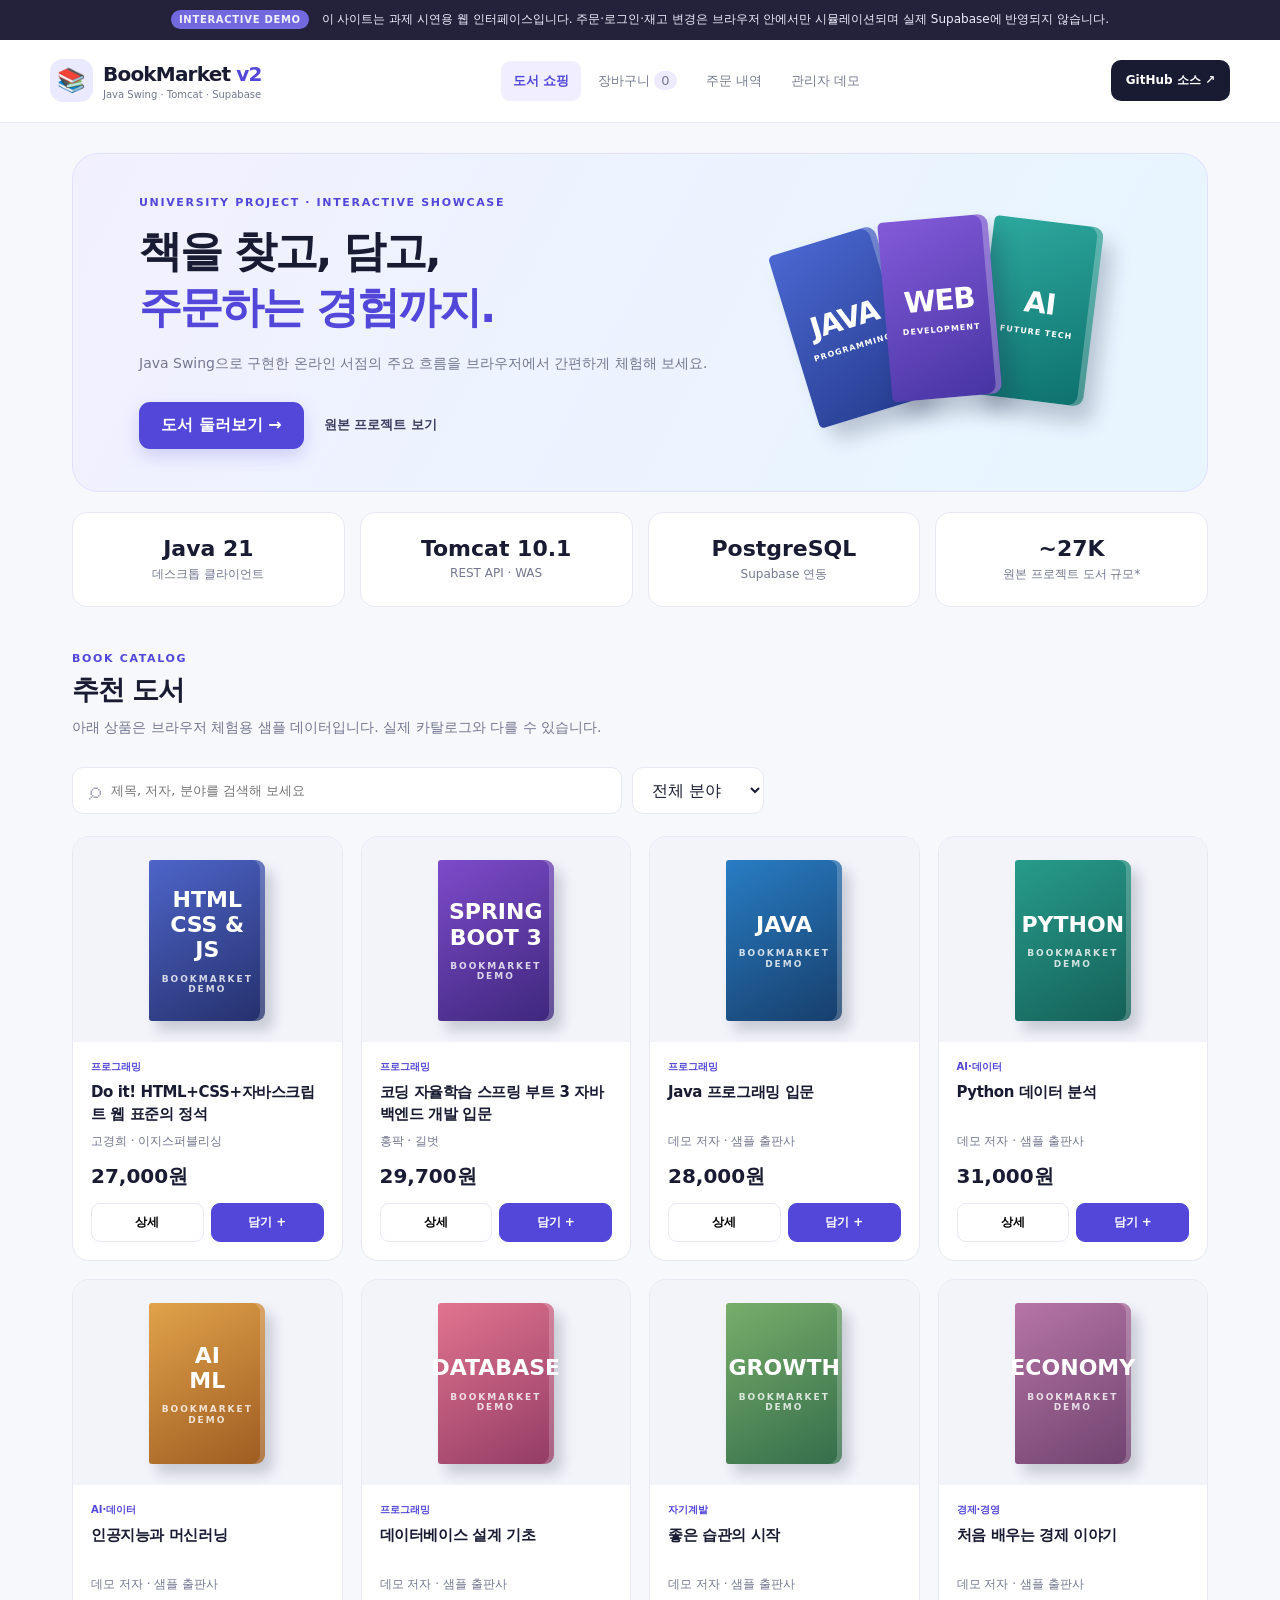
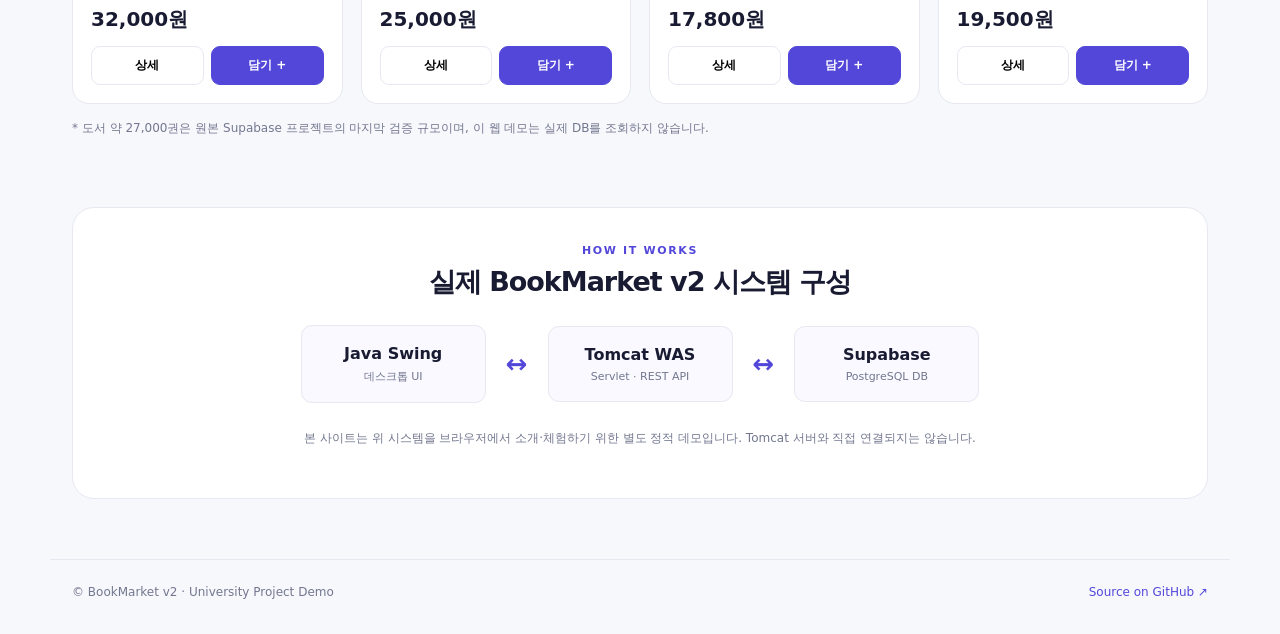
<file: web/index.html>
<!doctype html>
<html lang="ko">
<head>
<meta charset="utf-8"><meta name="viewport" content="width=device-width,initial-scale=1">
<meta name="theme-color" content="#4f46e5"><meta name="description" content="BookMarket v2 Java Swing / Tomcat 프로젝트의 대화형 웹 시연판">
<title>BookMarket v2 | Interactive Demo</title>
<link rel="stylesheet" href="./styles.css">
</head>
<body>
<div class="notice"><span>INTERACTIVE DEMO</span> 이 사이트는 과제 시연용 웹 인터페이스입니다. 주문·로그인·재고 변경은 브라우저 안에서만 시뮬레이션되며 실제 Supabase에 반영되지 않습니다.</div>
<header class="header"><div class="brand"><div class="brand-icon">📚</div><div><strong>BookMarket <em>v2</em></strong><small>Java Swing · Tomcat · Supabase</small></div></div><nav aria-label="메뉴"><button class="nav active" data-view="books">도서 쇼핑</button><button class="nav" data-view="cart">장바구니 <span id="cartCount">0</span></button><button class="nav" data-view="orders">주문 내역</button><button class="nav" data-view="admin">관리자 데모</button></nav><a class="repo" href="https://github.com/dongseop9907/BookMarket-v2" target="_blank" rel="noopener noreferrer">GitHub 소스 ↗</a></header>
<main class="wrap">
<section class="hero"><div><div class="eyebrow">UNIVERSITY PROJECT · INTERACTIVE SHOWCASE</div><h1>책을 찾고, 담고,<br><span>주문하는 경험까지.</span></h1><p>Java Swing으로 구현한 온라인 서점의 주요 흐름을 브라우저에서 간편하게 체험해 보세요.</p><div class="actions"><button id="startBtn" class="primary">도서 둘러보기 →</button><a href="https://github.com/dongseop9907/BookMarket-v2" target="_blank" rel="noopener noreferrer" class="secondary-link">원본 프로젝트 보기</a></div></div><div class="hero-art" aria-hidden="true"><div class="book b1">JAVA<br><small>PROGRAMMING</small></div><div class="book b2">WEB<br><small>DEVELOPMENT</small></div><div class="book b3">AI<br><small>FUTURE TECH</small></div></div></section>
<div class="stats"><div><strong>Java 21</strong><span>데스크톱 클라이언트</span></div><div><strong>Tomcat 10.1</strong><span>REST API · WAS</span></div><div><strong>PostgreSQL</strong><span>Supabase 연동</span></div><div><strong>~27K</strong><span>원본 프로젝트 도서 규모*</span></div></div>
<section id="books" class="view"><div class="section-title"><div><div class="eyebrow">BOOK CATALOG</div><h2>추천 도서</h2><p>아래 상품은 브라우저 체험용 샘플 데이터입니다. 실제 카탈로그와 다를 수 있습니다.</p></div></div><div class="toolbar"><label class="search"><span>⌕</span><input id="search" placeholder="제목, 저자, 분야를 검색해 보세요" autocomplete="off"></label><select id="category" aria-label="분야"><option value="all">전체 분야</option><option value="프로그래밍">프로그래밍</option><option value="AI·데이터">AI·데이터</option><option value="자기계발">자기계발</option><option value="경제·경영">경제·경영</option></select></div><div id="booksGrid" class="books-grid"></div><p class="footnote">* 도서 약 27,000권은 원본 Supabase 프로젝트의 마지막 검증 규모이며, 이 웹 데모는 실제 DB를 조회하지 않습니다.</p></section>
<section id="cart" class="view hidden"><div class="section-title"><div><div class="eyebrow">SHOPPING CART</div><h2>장바구니</h2><p>실제 서버와 연결되지 않는 데모 장바구니입니다.</p></div></div><div id="cartContent"></div></section>
<section id="orders" class="view hidden"><div class="section-title"><div><div class="eyebrow">ORDER HISTORY</div><h2>주문 내역</h2><p>이 브라우저 세션에서 생성한 시연 주문만 표시됩니다.</p></div></div><div id="ordersContent"></div></section>
<section id="admin" class="view hidden"><div class="section-title"><div><div class="eyebrow">ADMIN OVERVIEW</div><h2>관리자 대시보드 데모</h2><p>원본 관리자 기능을 설명하기 위한 샘플 수치입니다. 실제 데이터가 아닙니다.</p></div></div><div id="adminContent"></div></section>
<section class="architecture"><div class="eyebrow">HOW IT WORKS</div><h2>실제 BookMarket v2 시스템 구성</h2><div class="architecture-flow"><div><strong>Java Swing</strong><span>데스크톱 UI</span></div><b>↔</b><div><strong>Tomcat WAS</strong><span>Servlet · REST API</span></div><b>↔</b><div><strong>Supabase</strong><span>PostgreSQL DB</span></div></div><p>본 사이트는 위 시스템을 브라우저에서 소개·체험하기 위한 별도 정적 데모입니다. Tomcat 서버와 직접 연결되지는 않습니다.</p></section>
</main><footer><span>© BookMarket v2 · University Project Demo</span><a href="https://github.com/dongseop9907/BookMarket-v2" target="_blank" rel="noopener noreferrer">Source on GitHub ↗</a></footer>
<dialog id="details"><div id="detailBody"></div><button id="closeDetails" class="dialog-close" aria-label="닫기">✕</button></dialog><div id="toast" role="status" aria-live="polite"></div><script src="./app.js" defer></script>
</body></html>
</file>
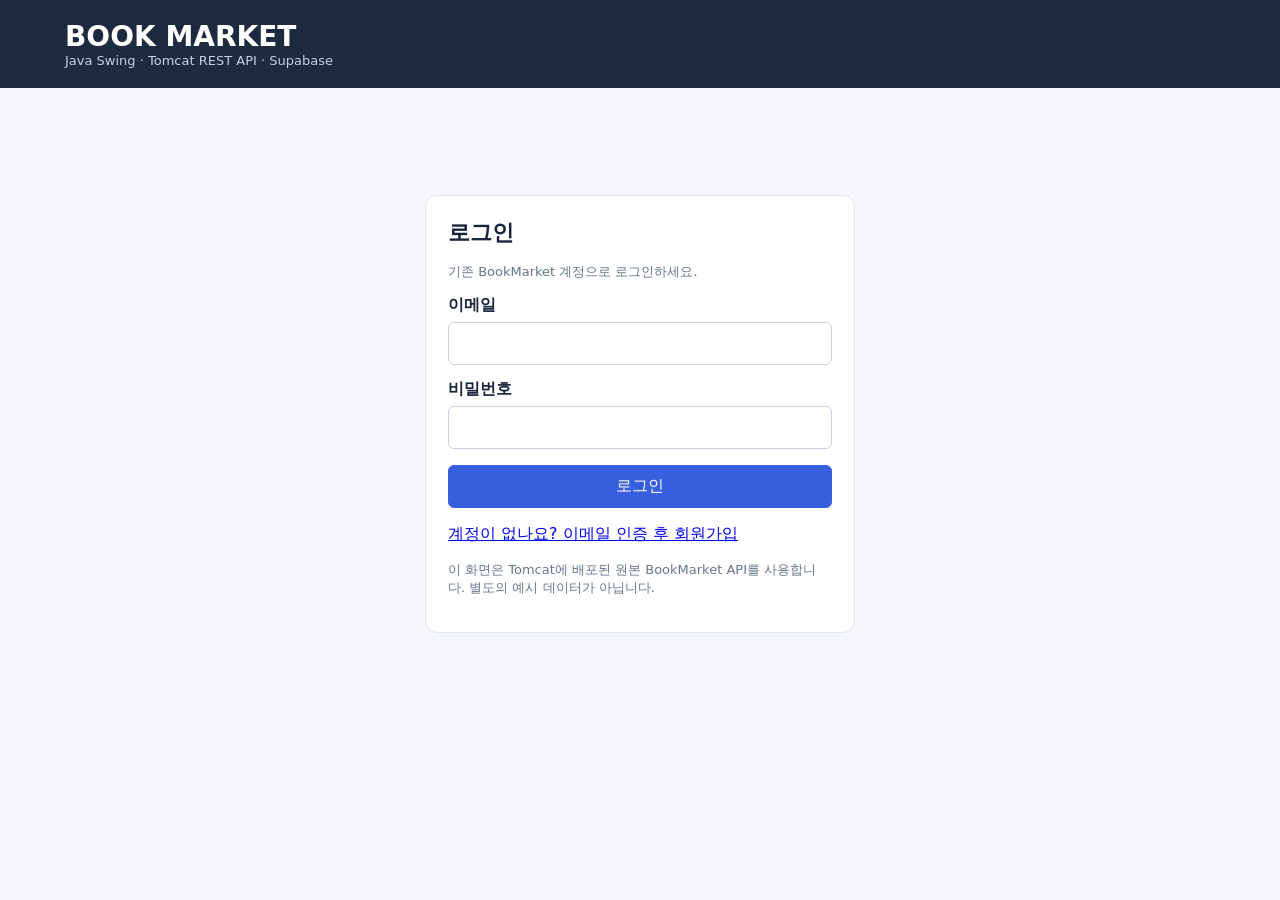
<file: server/src/main/webapp/index.html>
<!doctype html>
<html lang="ko"><head><meta charset="UTF-8"><meta name="viewport" content="width=device-width,initial-scale=1">
<title>BookMarket v2 | 온라인 서점</title>
<style>
:root{font-family:system-ui,"Malgun Gothic",sans-serif;color:#18253b;background:#f4f6fa}*{box-sizing:border-box}
body{margin:0}header{background:#1e2a3f;color:white;padding:20px max(20px,calc((100vw - 1150px)/2));display:flex;align-items:center;justify-content:space-between;gap:12px}
h1{font-size:28px;margin:0}h2{font-size:22px;margin:0 0 15px}button,input,textarea{font:inherit}button{cursor:pointer;border:1px solid #cbd4e4;background:white;color:#1b2945;border-radius:6px;padding:10px 14px}
button.primary{background:#385fdf;border-color:#385fdf;color:white}button:disabled{opacity:.5;cursor:default}button:hover:not(:disabled){filter:brightness(.95)}
main{max-width:1150px;margin:28px auto;padding:0 18px}.panel{background:white;border:1px solid #e0e6ef;border-radius:12px;padding:22px;margin-bottom:18px}
#loginView{max-width:430px;margin:55px auto}label{display:block;margin:14px 0 6px;font-weight:600}
input,textarea{width:100%;padding:11px;border:1px solid #c9d2df;border-radius:6px}textarea{min-height:75px}
.toolbar{display:flex;gap:10px;flex-wrap:wrap;align-items:center;margin-bottom:18px}.toolbar input{flex:1;min-width:180px}
.grid{display:grid;grid-template-columns:repeat(auto-fill,minmax(225px,1fr));gap:15px}.book{border:1px solid #e0e6ee;border-radius:10px;padding:15px;min-height:270px;display:flex;flex-direction:column}
.book img{width:86px;height:122px;object-fit:contain;background:#f4f5f7;align-self:center}.book h3{font-size:15px;margin:12px 0 5px;overflow-wrap:anywhere}
.book p{font-size:13px;color:#67748c;margin:3px 0}.book .price{font-weight:700;color:#243d88;margin-top:auto;padding:11px 0}
.row{display:flex;justify-content:space-between;gap:8px;align-items:center;margin:8px 0}.muted{color:#66758d;font-size:13px}#message{min-height:1.5em;color:#b13333}
#appView,#cartView,#ordersView{display:none}#userbar{display:none;gap:8px;align-items:center;flex-wrap:wrap}
.small{padding:5px 10px} .cartline{padding:10px 0;border-bottom:1px solid #eee}
@media(max-width:600px){header{display:block}#userbar{margin-top:12px}main{margin-top:16px}}
</style></head><body>
<header><div><h1>BOOK MARKET</h1><div class="muted" style="color:#c5d1e8">Java Swing · Tomcat REST API · Supabase</div></div>
<div id="userbar"><span id="username"></span><button id="catalogNav">도서 쇼핑</button><button id="cartNav">장바구니 <span id="cartCount">0</span></button><button id="ordersNav">주문 내역</button><button id="logoutBtn">로그아웃</button></div></header>
<main><p id="message" role="status" aria-live="polite"></p>
<section id="loginView" class="panel"><h2>로그인</h2><p class="muted">기존 BookMarket 계정으로 로그인하세요.</p><form id="loginForm">
<label for="email">이메일</label><input id="email" type="email" autocomplete="username" required>
<label for="password">비밀번호</label><input id="password" type="password" autocomplete="current-password" required>
<p><button class="primary" type="submit" style="width:100%">로그인</button></p></form>
<p><a href="register.html">계정이 없나요? 이메일 인증 후 회원가입</a></p><p class="muted">이 화면은 Tomcat에 배포된 원본 BookMarket API를 사용합니다. 별도의 예시 데이터가 아닙니다.</p></section>
<section id="appView"><div class="panel"><h2>도서 쇼핑</h2><form id="searchForm" class="toolbar">
<input id="query" placeholder="도서명 · 저자 · ISBN" maxlength="100"><button class="primary" type="submit">검색</button><button id="resetSearch" type="button">초기화</button></form>
<p id="catalogSummary" class="muted"></p><div id="books" class="grid"></div>
<div class="row" style="margin-top:20px"><button id="prevBtn">이전</button><span id="pages"></span><button id="nextBtn">다음</button></div></div></section>
<section id="cartView" class="panel"><h2>장바구니</h2><div id="cartItems"></div><div class="row"><strong>총 금액</strong><strong id="cartTotal">0원</strong></div>
<form id="checkoutForm"><label for="shipping">배송 주소</label><textarea id="shipping" maxlength="500" required placeholder="배송 주소를 입력하세요"></textarea>
<p class="muted">실제 결제는 진행되지 않으며 주문은 PENDING(결제 전) 상태로 접수됩니다. 주문 시 실제 DB 재고가 변경됩니다.</p>
<button class="primary" type="submit">주문 접수하기</button></form></section>
<section id="ordersView" class="panel"><h2>내 주문 내역</h2><div id="orders"></div></section></main>
<script>
"use strict";
const el=id=>document.getElementById(id), won=n=>Number(n).toLocaleString("ko-KR")+"원";
let page=1,totalPages=1,query="",cart=new Map(),view="login";
function msg(s){el("message").textContent=s||""}
async function api(path,options={}){
 const r=await fetch("api/"+path,{credentials:"same-origin",cache:"no-store",...options});
 const data=await r.json().catch(()=>({}));
 if(!r.ok)throw new Error(data.message||data.error||"요청 실패 ("+r.status+")");
 return data;
}
function show(which){view=which;for(const id of ["loginView","appView","cartView","ordersView"])el(id).style.display=id===which?"block":"none";el("userbar").style.display=which==="loginView"?"none":"flex";msg("")}
const make=(tag,txt,cls)=>{const x=document.createElement(tag);if(txt!=null)x.textContent=txt;if(cls)x.className=cls;return x};
async function books(){
 try{const data=await api("books?limit=20&page="+page+"&q="+encodeURIComponent(query));
 totalPages=data.totalPages||1;el("catalogSummary").textContent="전체 "+data.total.toLocaleString()+"권 · 현재 "+(data.items||[]).length+"권 표시";
 el("pages").textContent=page+" / "+totalPages;el("prevBtn").disabled=page<=1;el("nextBtn").disabled=page>=totalPages;
 el("books").replaceChildren();
 for(const b of data.items||[]){
 const box=make("article",null,"book");
 if(b.thumbnail_url && /^https:\/\//.test(b.thumbnail_url)){const img=document.createElement("img");img.src=b.thumbnail_url;img.alt="도서 표지";img.loading="lazy";box.append(img)}
 box.append(make("h3",b.title||"제목 없음"),make("p",b.author||"저자 정보 없음"),make("p","재고 "+b.stock+"권"));
 box.append(make("div",won(b.price),"price"));
 const btn=make("button","장바구니 담기");btn.disabled=b.stock<=0;
 btn.onclick=()=>{const existing=cart.get(b.id);const qty=existing?existing.qty:0;if(qty>=b.stock){msg("재고 수량을 초과할 수 없습니다.");return}cart.set(b.id,{book:b,qty:qty+1});updateCount();msg("장바구니에 담았습니다.")};
 box.append(btn);el("books").append(box)
 }
 }catch(e){msg(e.message)}
}
function updateCount(){let n=0;for(const c of cart.values())n+=c.qty;el("cartCount").textContent=n}
function renderCart(){
 show("cartView");const root=el("cartItems");root.replaceChildren();let total=0;
 for(const [id,c] of cart){const row=make("div",null,"row cartline");const title=make("span",c.book.title+" · "+won(c.book.price)+" × "+c.qty);
 const actions=make("div");for(const [txt,change] of [["−",-1],["+",1],["삭제",0]]){const btn=make("button",txt,"small");btn.onclick=()=>{if(change===0||c.qty+change<=0)cart.delete(id);else if(c.qty+change<=c.book.stock)c.qty+=change;else{msg("재고를 초과했습니다.");return}updateCount();renderCart()};actions.append(btn)}
 row.append(title,actions);root.append(row);total+=c.book.price*c.qty}
 if(!cart.size)root.append(make("p","장바구니가 비어 있습니다.","muted"));
 el("cartTotal").textContent=won(total);el("checkoutForm").style.display=cart.size?"block":"none"
}
async function renderOrders(){
 show("ordersView");el("orders").textContent="조회 중...";
 try{const data=await api("orders/");el("orders").replaceChildren();
 if(!(data.items||[]).length)el("orders").append(make("p","주문 내역이 없습니다."));
 for(const o of data.items){const line=make("div",null,"row cartline");line.append(make("span",o.orderId.slice(0,8)+" · "+won(o.totalPrice)+" · "+o.status+" · "+new Date(o.createdAt).toLocaleString("ko-KR")));
 if(o.status==="PENDING"){const btn=make("button","주문 취소","small");btn.onclick=async()=>{if(!confirm("이 주문을 취소할까요?"))return;try{await api("orders/"+o.orderId+"/cancel",{method:"POST",headers:{"X-BookMarket-Request":"1"}});await renderOrders()}catch(e){msg(e.message)}};line.append(btn)}
 el("orders").append(line)}
 }catch(e){el("orders").textContent="";msg(e.message)}
}
el("loginForm").onsubmit=async event=>{event.preventDefault();msg("");try{
 const data=await api("auth/login",{method:"POST",headers:{"Content-Type":"application/json"},body:JSON.stringify({email:el("email").value,password:el("password").value})});
 el("password").value="";el("username").textContent=data.user?.name||data.user?.email||"회원";show("appView");await books()
}catch(e){msg(e.message)}};
el("searchForm").onsubmit=e=>{e.preventDefault();query=el("query").value.trim();page=1;books()};
el("resetSearch").onclick=()=>{el("query").value="";query="";page=1;books()};
el("prevBtn").onclick=()=>{if(page>1){page--;books()}};el("nextBtn").onclick=()=>{if(page<totalPages){page++;books()}};
el("catalogNav").onclick=()=>{show("appView");books()};el("cartNav").onclick=renderCart;el("ordersNav").onclick=renderOrders;
el("checkoutForm").onsubmit=async e=>{e.preventDefault();if(!cart.size)return;const items=[...cart.values()].map(c=>({bookId:c.book.id,quantity:c.qty}));
 if(!confirm("주문을 접수할까요? 실제 DB 재고가 변경됩니다."))return;
 try{const result=await api("orders/",{method:"POST",headers:{"Content-Type":"application/json","X-BookMarket-Request":"1"},body:JSON.stringify({shippingAddress:el("shipping").value,items})});
 cart.clear();updateCount();el("shipping").value="";await renderOrders();msg("주문 접수 완료: "+result.orderId+" (결제 전)")
 }catch(err){msg(err.message)}};
el("logoutBtn").onclick=async()=>{try{await api("auth/logout",{method:"POST",headers:{"X-BookMarket-Request":"1"}})}catch(e){msg("로그아웃 요청 확인 필요")}cart.clear();updateCount();show("loginView")};
show("loginView");
</script></body></html>
</file>
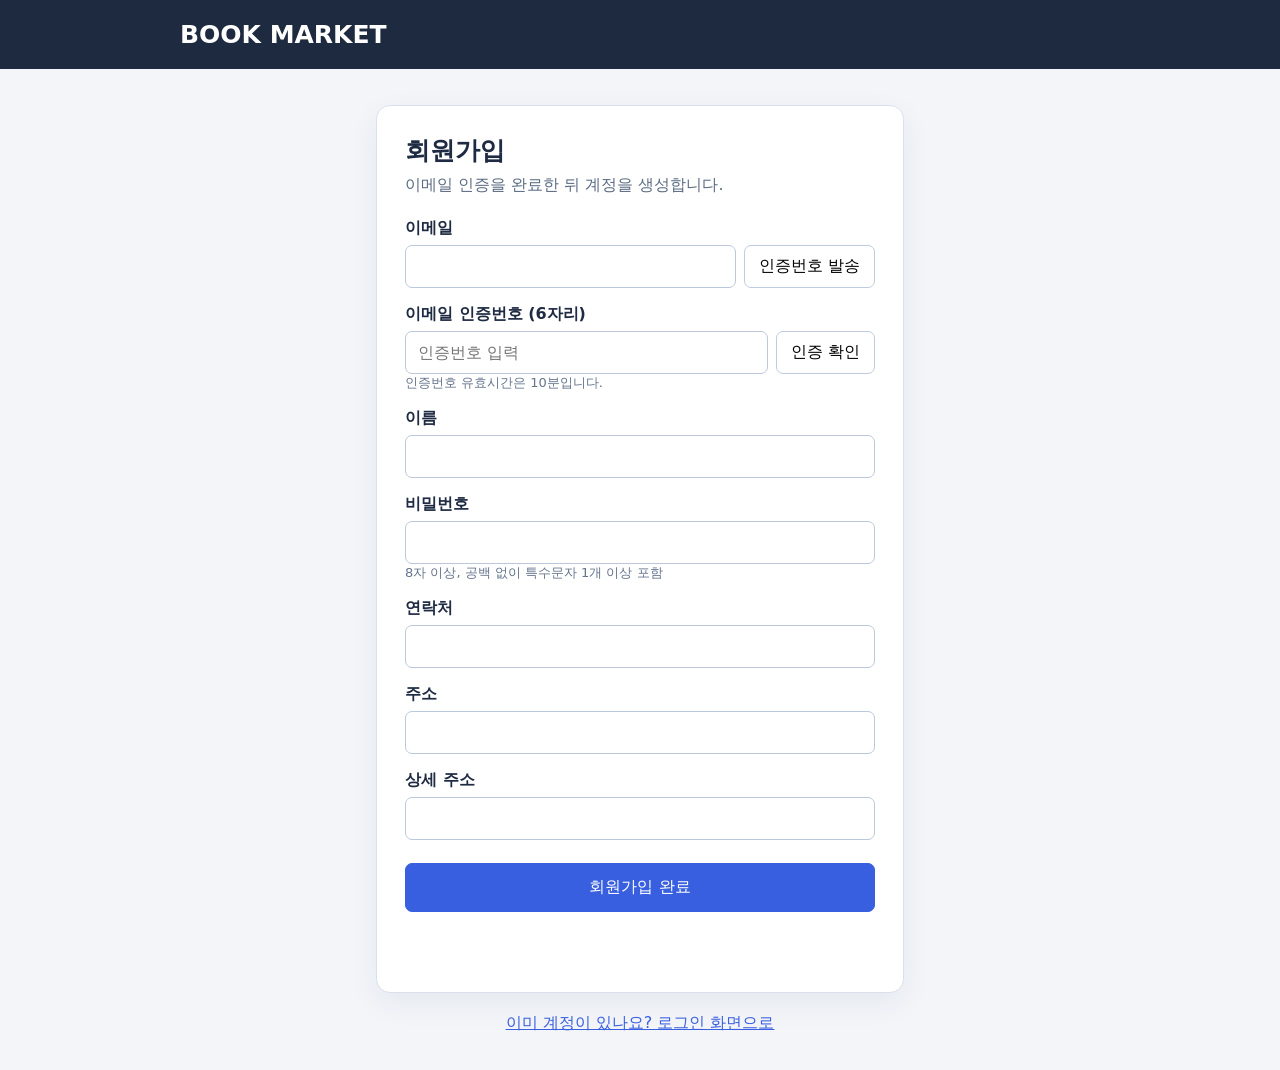
<file: server/src/main/webapp/register.html>
<!doctype html>
<html lang="ko"><head><meta charset="UTF-8"><meta name="viewport" content="width=device-width,initial-scale=1">
<title>회원가입 | BookMarket v2</title>
<style>
*{box-sizing:border-box}body{margin:0;background:#f3f5f9;color:#1f2b43;font-family:system-ui,"Malgun Gothic",sans-serif}
header{background:#1e2a3f;color:white;padding:20px max(20px,calc((100vw - 920px)/2))}
header a{color:white;text-decoration:none;font-size:25px;font-weight:700}
main{max-width:560px;margin:36px auto;padding:0 16px}
section{background:white;padding:28px;border:1px solid #dae1ed;border-radius:14px;box-shadow:0 10px 30px #152d5210}
h1{font-size:25px;margin:0 0 8px}.subtitle{color:#5b6b82;margin:0 0 22px}
label{display:block;margin-top:16px;margin-bottom:6px;font-weight:650}
input{width:100%;padding:11px 12px;border:1px solid #bbc8dc;border-radius:7px;font:inherit}
.row{display:flex;gap:8px;align-items:end}.row input{flex:1;min-width:0}
button{border-radius:7px;border:1px solid #bfcce0;background:white;padding:10px 14px;font:inherit;cursor:pointer;white-space:nowrap}
button.primary{color:white;background:#385fdf;border-color:#385fdf}button:disabled{opacity:.6;cursor:wait}
.status{min-height:25px;margin-top:13px;color:#254a97;font-size:14px;white-space:pre-wrap}.hint{font-size:13px;color:#65758d}
#submit{width:100%;margin-top:23px;padding:13px}
nav{text-align:center;margin:20px 0}nav a{color:#385fdf}
</style></head><body>
<header><a href="./">BOOK MARKET</a></header><main><section>
<h1>회원가입</h1><p class="subtitle">이메일 인증을 완료한 뒤 계정을 생성합니다.</p>
<form id="form" autocomplete="on">
<label for="email">이메일</label><div class="row"><input id="email" name="email" type="email" maxlength="255" autocomplete="email" required><button type="button" id="send">인증번호 발송</button></div>
<label for="code">이메일 인증번호 (6자리)</label><div class="row"><input id="code" inputmode="numeric" pattern="[0-9]{6}" maxlength="6" placeholder="인증번호 입력" required><button type="button" id="verify">인증 확인</button></div>
<div class="hint">인증번호 유효시간은 10분입니다.</div>
<label for="name">이름</label><input id="name" autocomplete="name" maxlength="100" required>
<label for="password">비밀번호</label><input id="password" type="password" autocomplete="new-password" minlength="8" required>
<div class="hint">8자 이상, 공백 없이 특수문자 1개 이상 포함</div>
<label for="phone">연락처</label><input id="phone" autocomplete="tel" maxlength="40">
<label for="address">주소</label><input id="address" autocomplete="street-address" maxlength="300">
<label for="detailAddress">상세 주소</label><input id="detailAddress" maxlength="300">
<button class="primary" id="submit" type="submit">회원가입 완료</button>
<p id="status" class="status" role="status" aria-live="polite"></p>
</form></section><nav><a href="./">이미 계정이 있나요? 로그인 화면으로</a></nav></main>
<script>
"use strict";
const $=id=>document.getElementById(id), status=s=>{$("status").textContent=s};
let verifiedEmail="";
async function request(path,data){
 const response=await fetch("api/auth/"+path,{method:"POST",credentials:"same-origin",cache:"no-store",headers:{"Content-Type":"application/json","X-BookMarket-Request":"1"},body:JSON.stringify(data)});
 const result=await response.json().catch(()=>({}));
 if(!response.ok)throw new Error(result.message||result.error||"요청 실패 ("+response.status+")");
 return result
}
async function action(button,fn){button.disabled=true;status("");try{await fn()}catch(err){status(err.message)}finally{button.disabled=false}}
$("email").addEventListener("input",()=>{verifiedEmail=""});
$("send").onclick=()=>action($("send"),async()=>{
 const email=$("email").value.trim().toLowerCase();if(!/^[^@\s]+@[^@\s]+\.[^@\s]+$/.test(email))throw new Error("이메일을 확인하세요.");
 await request("email/send",{email});verifiedEmail="";status("인증번호를 발송했습니다. 이메일을 확인해 주세요.")
});
$("verify").onclick=()=>action($("verify"),async()=>{
 const email=$("email").value.trim().toLowerCase(),code=$("code").value.trim();
 if(!/^\d{6}$/.test(code))throw new Error("6자리 인증번호를 입력하세요.");
 const result=await request("email/verify",{email,code});
 if(!result.verified)throw new Error("이메일 인증 실패");
 verifiedEmail=email;status("이메일 인증이 완료되었습니다.")
});
$("form").onsubmit=e=>{e.preventDefault();action($("submit"),async()=>{
 const email=$("email").value.trim().toLowerCase();
 if(email!==verifiedEmail)throw new Error("이메일 인증을 먼저 완료하세요.");
 const password=$("password").value;
 if(password.length<8||password.includes(" ")||!/[!@#$%^&*()_+=\-[\]{}|;:'",.<>/?`~]/.test(password))throw new Error("비밀번호 조건을 확인하세요.");
 await request("register",{email,password,name:$("name").value.trim(),phone:$("phone").value.trim(),address:$("address").value.trim(),detailAddress:$("detailAddress").value.trim()});
 status("회원가입 성공! 로그인 화면으로 이동합니다.");$("form").reset();verifiedEmail="";setTimeout(()=>location.href="./",1200)
})};
</script></body></html>
</file>
<file: web/styles.css>
:root{--bg:#f7f8fc;--surface:#fff;--text:#181b31;--muted:#73778f;--line:#e7e8f1;--primary:#5347d9;--primarydark:#3830a9;--mint:#d7f5ef;--radius:18px}*{box-sizing:border-box}body{margin:0;background:var(--bg);font-family:system-ui,-apple-system,'Malgun Gothic','Apple SD Gothic Neo',sans-serif;color:var(--text)}button,input,select{font:inherit}button{cursor:pointer}.notice{background:#24213b;color:#f1efff;text-align:center;padding:10px 16px;font-size:12px;line-height:1.65}.notice span{font-size:10px;background:#7369de;border-radius:20px;padding:4px 8px;margin-right:9px;letter-spacing:.07em;font-weight:800}.header{height:83px;background:var(--surface);border-bottom:1px solid var(--line);display:flex;align-items:center;gap:25px;padding:0 max(20px,calc((100% - 1180px)/2));position:sticky;top:0;z-index:5}.brand{display:flex;gap:10px;align-items:center;white-space:nowrap}.brand-icon{width:43px;height:43px;display:grid;place-items:center;background:#ebe9ff;border-radius:13px;font-size:23px}.brand strong{font-size:20px;letter-spacing:-.8px}.brand em{font-style:normal;color:var(--primary)}.brand small{display:block;font-size:10px;color:var(--muted);margin-top:3px}.header nav{display:flex;gap:5px;flex:1;justify-content:center}.nav{border:0;background:transparent;color:#777b8f;padding:11px 12px;border-radius:9px;white-space:nowrap;font-size:13px}.nav.active,.nav:hover{background:#f0eeff;color:var(--primary);font-weight:800}.nav span{background:#eeeaff;border-radius:12px;padding:2px 7px}.repo{background:var(--text);color:white;text-decoration:none;border-radius:10px;padding:12px 15px;font-size:12px;font-weight:700;white-space:nowrap}.wrap{max-width:1180px;padding:30px 22px 60px;margin:auto}.hero{background:linear-gradient(118deg,#f2f0ff,#e8f5ff 85%);border:1px solid #e2e1fc;border-radius:26px;min-height:330px;display:flex;align-items:center;justify-content:space-between;padding:42px 66px;overflow:hidden}.eyebrow{color:var(--primary);font-size:11px;letter-spacing:.15em;font-weight:900}.hero h1{font-size:43px;line-height:1.3;letter-spacing:-2px;margin:15px 0}.hero h1 span{color:var(--primary)}.hero p,.section-title p,.architecture p{color:var(--muted);font-size:14px;line-height:1.8}.actions{display:flex;align-items:center;gap:20px;margin-top:26px}.primary{background:var(--primary);border:0;border-radius:11px;padding:13px 22px;color:white;font-weight:750;box-shadow:0 7px 18px #4d42d333}.primary:hover{background:var(--primarydark)}.secondary-link{color:#3d3e60;text-decoration:none;font-size:13px;font-weight:750}.hero-art{display:flex;align-items:center;transform:rotate(-5deg);gap:0;margin-right:35px}.book{width:110px;height:180px;display:flex;flex-direction:column;justify-content:center;align-items:center;color:white;border-radius:5px 10px 10px 5px;box-shadow:11px 15px 20px #1b20413c,-6px 0 0 #ffffff40 inset;font-size:29px;font-weight:900;letter-spacing:-1px}.book small{font-size:8px;margin-top:8px;letter-spacing:1px}.b1{background:linear-gradient(155deg,#4b67d1,#263d8f);transform:rotate(-12deg) translateX(16px)}.b2{background:linear-gradient(155deg,#835ad9,#4634a2);transform:translateY(-14px);z-index:1}.b3{background:linear-gradient(155deg,#2da99e,#0e716e);transform:rotate(12deg) translateX(-12px)}.stats{display:grid;grid-template-columns:repeat(4,1fr);gap:15px;margin:20px 0 45px}.stats>div{background:white;border:1px solid var(--line);border-radius:15px;padding:23px;text-align:center}.stats strong{display:block;font-size:22px}.stats span{color:var(--muted);font-size:12px;margin-top:5px;display:block}.section-title{display:flex;justify-content:space-between;margin:0 0 22px}.section-title h2,.architecture h2{font-size:27px;letter-spacing:-1px;margin:7px 0}.section-title p{margin:5px 0}.toolbar{display:flex;gap:10px;margin:22px 0}.search{background:white;border:1px solid var(--line);border-radius:11px;display:flex;align-items:center;padding:0 16px;flex:1;max-width:550px}.search span{font-size:24px;color:#a4a4b7;margin-right:10px}.search input{border:0;outline:0;flex:1;min-width:50px;background:transparent;padding:15px 0;font-size:13px}.toolbar select{border:1px solid var(--line);border-radius:11px;padding:0 15px;background:white;color:var(--text)}.books-grid{display:grid;grid-template-columns:repeat(4,1fr);gap:18px}.book-card{background:white;border:1px solid var(--line);border-radius:17px;overflow:hidden;display:flex;flex-direction:column;transition:transform .15s,box-shadow .15s}.book-card:hover{transform:translateY(-3px);box-shadow:0 12px 25px #1f255010}.cover-wrap{padding:23px;background:#f3f4fa;height:205px;display:grid;place-items:center;cursor:pointer}.cover{width:116px;height:161px;color:white;border-radius:3px 9px 9px 3px;box-shadow:8px 10px 13px #121a3c30,-5px 0 0 #ffffff33 inset;display:flex;justify-content:center;align-items:center;flex-direction:column;text-align:center;padding:10px;font-weight:900;font-size:22px;line-height:1.15;word-break:keep-all}.cover small{font-size:9px;font-weight:600;letter-spacing:2px;margin-top:11px;opacity:.8}.card-body{padding:18px;display:flex;flex-direction:column;gap:8px;flex:1}.tag{font-size:10px;font-weight:800;color:var(--primary)}.card-body h3{font-size:15px;line-height:1.45;margin:0;min-height:43px;letter-spacing:-.4px}.author{color:var(--muted);font-size:12px}.price{font-size:20px;font-weight:850;margin:5px 0}.card-btns{display:flex;gap:7px;margin-top:auto}.card-btns button{flex:1;border-radius:9px;border:1px solid var(--line);background:white;padding:10px 3px;font-size:12px;font-weight:750}.card-btns .add{border-color:var(--primary);background:var(--primary);color:white}.footnote{color:var(--muted);font-size:12px;margin-top:16px}.hidden{display:none!important}.empty{background:white;border:1px dashed #d6d6e3;text-align:center;padding:55px 25px;border-radius:17px;color:var(--muted)}.empty strong{display:block;color:var(--text);font-size:18px;margin:12px 0}.panel{background:white;border:1px solid var(--line);border-radius:16px;padding:25px}.cart-row{display:flex;align-items:center;gap:18px;padding:16px 0;border-bottom:1px solid var(--line)}.cart-row .mini-cover{width:52px;height:72px;flex-shrink:0;color:white;border-radius:5px;display:grid;place-items:center;font-weight:850;font-size:12px;text-align:center;padding:4px}.item-info{flex:1}.item-info strong{font-size:15px}.item-info p{font-size:12px;color:var(--muted)}.qty{display:flex;align-items:center;gap:9px}.qty button,.remove{border:1px solid var(--line);background:white;border-radius:7px;padding:6px 10px}.remove{color:#d0395d}.sum{text-align:right;padding-top:22px;font-size:20px;font-weight:900}.checkout-actions{text-align:right;margin-top:20px}.order-row{display:flex;align-items:center;justify-content:space-between;gap:12px;border-bottom:1px solid var(--line);padding:18px 0}.status{background:#f1efff;color:var(--primary);border-radius:7px;padding:5px 9px;font-size:11px;font-weight:800}.status.cancelled{background:#f5f5f7;color:#8a8a97}.admin-grid{display:grid;grid-template-columns:repeat(4,1fr);gap:13px;margin:20px 0}.admin-stat{border:1px solid var(--line);border-radius:14px;padding:25px;background:#fff}.admin-stat span{font-size:12px;color:var(--muted)}.admin-stat strong{display:block;font-size:26px;margin-top:8px}.admin-table{width:100%;border-collapse:collapse;background:#fff}.admin-table th,.admin-table td{text-align:left;padding:15px;border-bottom:1px solid var(--line);font-size:13px}.admin-table th{color:var(--muted);font-weight:600}.architecture{margin-top:70px;text-align:center;background:white;border:1px solid var(--line);border-radius:22px;padding:36px 26px}.architecture-flow{display:flex;align-items:center;justify-content:center;gap:20px;margin:25px 0}.architecture-flow div{border:1px solid var(--line);border-radius:11px;background:#f9f9ff;min-width:185px;padding:18px}.architecture-flow strong,.architecture-flow span{display:block}.architecture-flow span{font-size:11px;color:var(--muted);margin-top:6px}.architecture-flow b{color:var(--primary);font-size:26px}.architecture p{font-size:12px}footer{max-width:1180px;margin:auto;border-top:1px solid var(--line);padding:25px 22px 35px;display:flex;justify-content:space-between;color:var(--muted);font-size:12px}footer a{color:var(--primary);text-decoration:none}dialog{border:0;border-radius:20px;box-shadow:0 20px 90px #13183455;width:min(580px,92vw);padding:30px;position:fixed}dialog::backdrop{background:#11152f77}.dialog-close{position:absolute;right:14px;top:14px;border:0;background:#f1f1f8;border-radius:8px;padding:7px 11px}.detail-grid{display:flex;gap:25px;align-items:center}.detail-grid .cover{flex-shrink:0}.detail-text h2{margin:8px 0 4px}.detail-text p{color:var(--muted);font-size:13px;line-height:1.6}#toast{position:fixed;bottom:24px;left:50%;transform:translateX(-50%) translateY(70px);opacity:0;transition:.25s;background:#29243e;color:white;padding:13px 20px;border-radius:12px;z-index:20;box-shadow:0 8px 25px #13183430;font-size:13px}#toast.show{transform:translateX(-50%) translateY(0);opacity:1}@media(max-width:950px){.header{gap:9px}.brand small{display:none}.hero{padding:30px}.hero-art{margin-right:0}.books-grid{grid-template-columns:repeat(3,1fr)}}@media(max-width:690px){.header{height:auto;flex-wrap:wrap;padding:12px 15px}.header nav{order:3;width:100%;overflow:auto;justify-content:start}.repo{margin-left:auto}.wrap{padding:20px 14px}.hero{padding:28px;min-height:260px}.hero h1{font-size:31px}.hero-art{display:none}.stats,.admin-grid{grid-template-columns:repeat(2,1fr)}.books-grid{grid-template-columns:repeat(2,1fr);gap:10px}.cover-wrap{height:175px}.cover{width:96px;height:138px;font-size:17px}.card-body{padding:12px}.card-body h3{font-size:13px}.price{font-size:17px}.architecture-flow{gap:8px;flex-wrap:wrap}.architecture-flow div{min-width:135px}.cart-row{flex-wrap:wrap}.detail-grid{flex-direction:column}}
</file>
